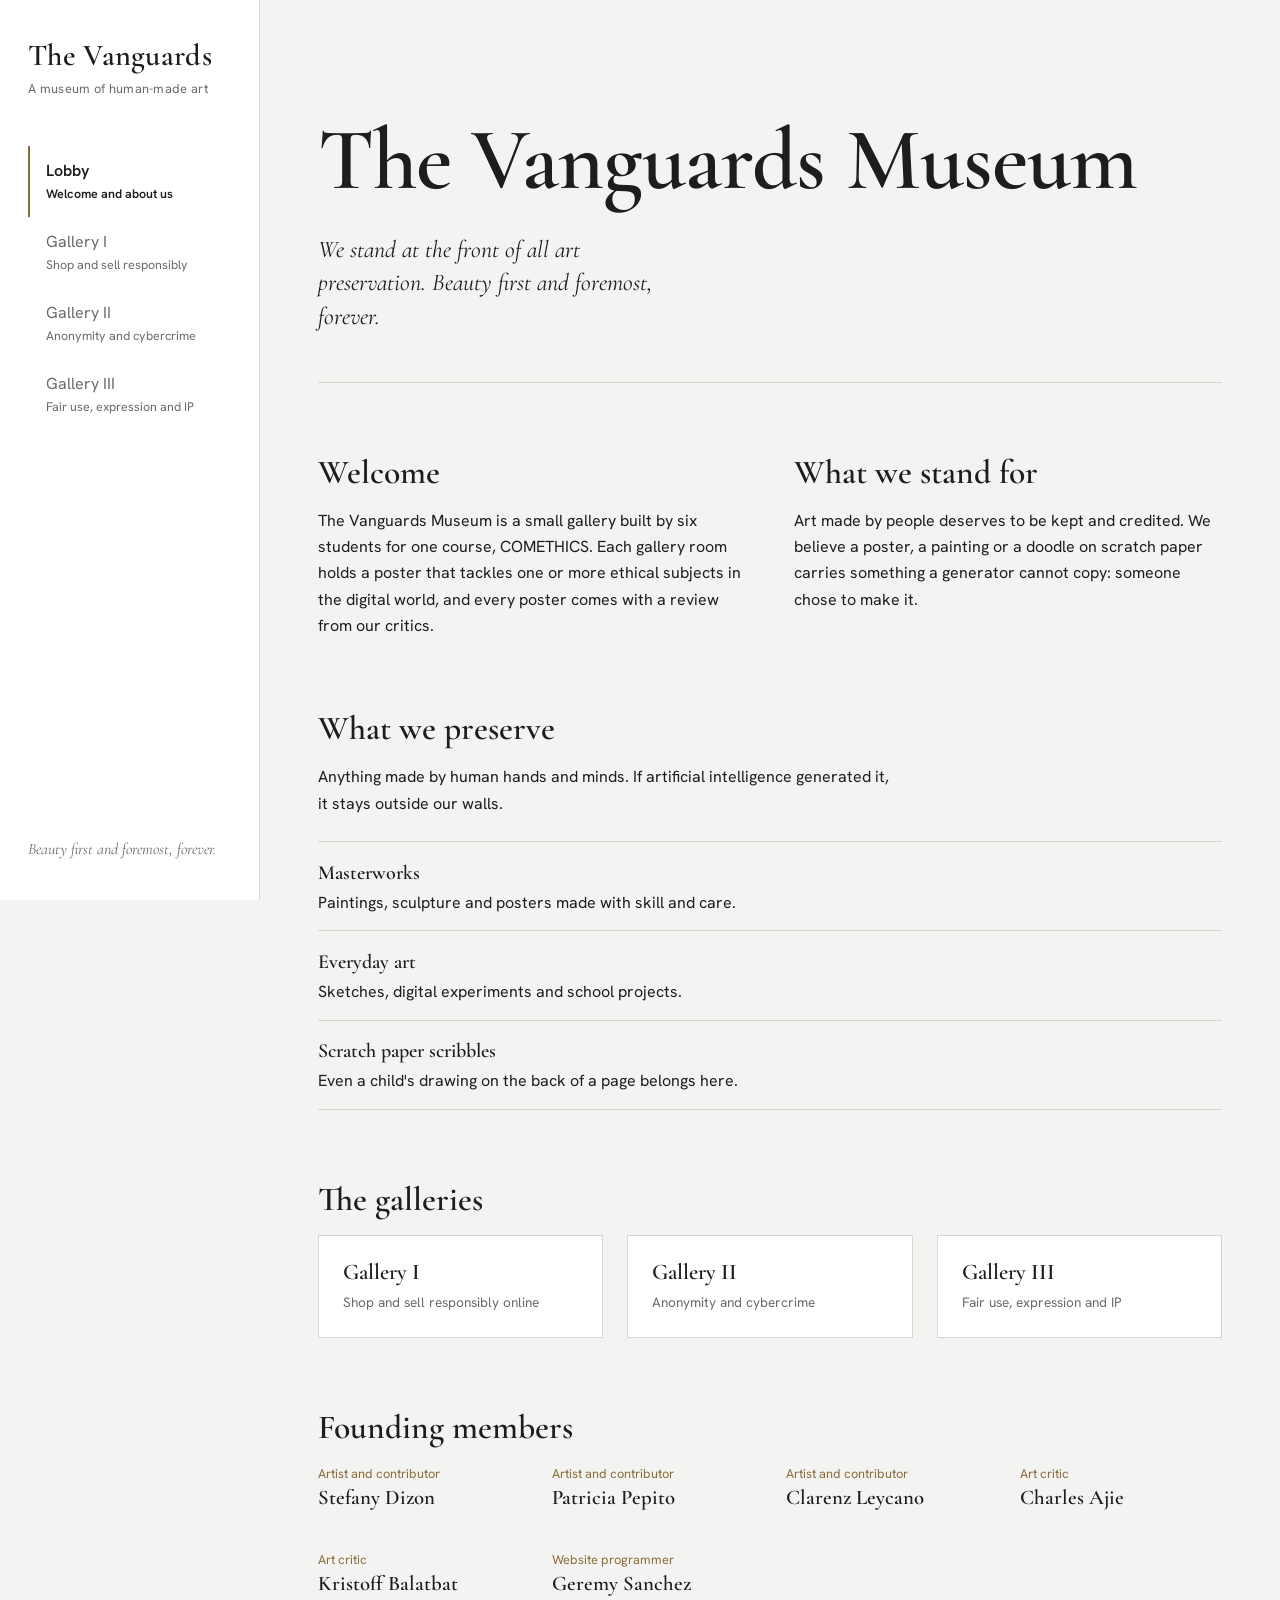
<file: index.html>
<!DOCTYPE html>
<html lang="en">
<head>
<meta charset="utf-8">
<meta name="viewport" content="width=device-width, initial-scale=1">
<title>Lobby | The Vanguards Museum</title>
<link rel="preconnect" href="https://fonts.googleapis.com">
<link rel="preconnect" href="https://fonts.gstatic.com" crossorigin>
<link href="https://fonts.googleapis.com/css2?family=Cormorant+Garamond:ital,wght@0,500;0,600;1,500&family=Hanken+Grotesk:wght@400;600&display=swap" rel="stylesheet">
<link rel="icon" href="data:image/svg+xml,<svg xmlns=%22http://www.w3.org/2000/svg%22 viewBox=%220 0 100 100%22><text y=%22.9em%22 font-size=%2290%22>🗿</text></svg>">
<link rel="stylesheet" href="css/Styles.css">
</head>
<body class="lobby">
<aside class="sidebar">
  <a class="brand" href="index.html">The Vanguards<small>A museum of human-made art</small></a>
  <nav aria-label="Museum">
    <a href="index.html" aria-current="page">Lobby<span>Welcome and about us</span></a>
    <a href="artPoster1.html">Gallery I<span>Shop and sell responsibly</span></a>
    <a href="artPoster2.html">Gallery II<span>Anonymity and cybercrime</span></a>
    <a href="artPoster3.html">Gallery III<span>Fair use, expression and IP</span></a>
  </nav>
  <p class="side-note">Beauty first and foremost, forever.</p>
</aside>
<main>
<header class="hero">
  <h1>The Vanguards Museum</h1>
  <p class="lede">We stand at the front of all art preservation. Beauty first and foremost, forever.</p>
</header>

<section class="two-col" aria-labelledby="about">
  <div>
    <h2 id="about">Welcome</h2>
    <p>The Vanguards Museum is a small gallery built by six students for one course, COMETHICS. Each gallery room holds a poster that tackles one or more ethical subjects in the digital world, and every poster comes with a review from our critics.</p>
  </div>
  <div>
    <h2>What we stand for</h2>
    <p>Art made by people deserves to be kept and credited. We believe a poster, a painting or a doodle on scratch paper carries something a generator cannot copy: someone chose to make it.</p>
  </div>
</section>

<section aria-labelledby="preserve">
  <h2 id="preserve">What we preserve</h2>
  <p>Anything made by human hands and minds. If artificial intelligence generated it, it stays outside our walls.</p>
  <ul class="preserve-list" style="margin-top:1.5rem">
    <li><strong>Masterworks</strong>Paintings, sculpture and posters made with skill and care.</li>
    <li><strong>Everyday art</strong>Sketches, digital experiments and school projects.</li>
    <li><strong>Scratch paper scribbles</strong>Even a child's drawing on the back of a page belongs here.</li>
  </ul>
</section>

<section aria-labelledby="rooms">
  <h2 id="rooms">The galleries</h2>
  <div class="room-links">
    <a href="artPoster1.html"><h3>Gallery I</h3><span>Shop and sell responsibly online</span></a>
    <a href="artPoster2.html"><h3>Gallery II</h3><span>Anonymity and cybercrime</span></a>
    <a href="artPoster3.html"><h3>Gallery III</h3><span>Fair use, expression and IP</span></a>
  </div>
</section>

<section aria-labelledby="founders">
  <h2 id="founders">Founding members</h2>
  <div class="members">
    <div class="member"><p class="role">Artist and contributor</p><h3>Stefany Dizon</h3></div>
    <div class="member"><p class="role">Artist and contributor</p><h3>Patricia Pepito</h3></div>
    <div class="member"><p class="role">Artist and contributor</p><h3>Clarenz Leycano</h3></div>
    <div class="member"><p class="role">Art critic</p><h3>Charles Ajie</h3></div>
    <div class="member"><p class="role">Art critic</p><h3>Kristoff Balatbat</h3></div>
    <div class="member"><p class="role">Website programmer</p><h3>Geremy Sanchez</h3></div>
  </div>
</section>
</main>
</body>
</html>
</file>
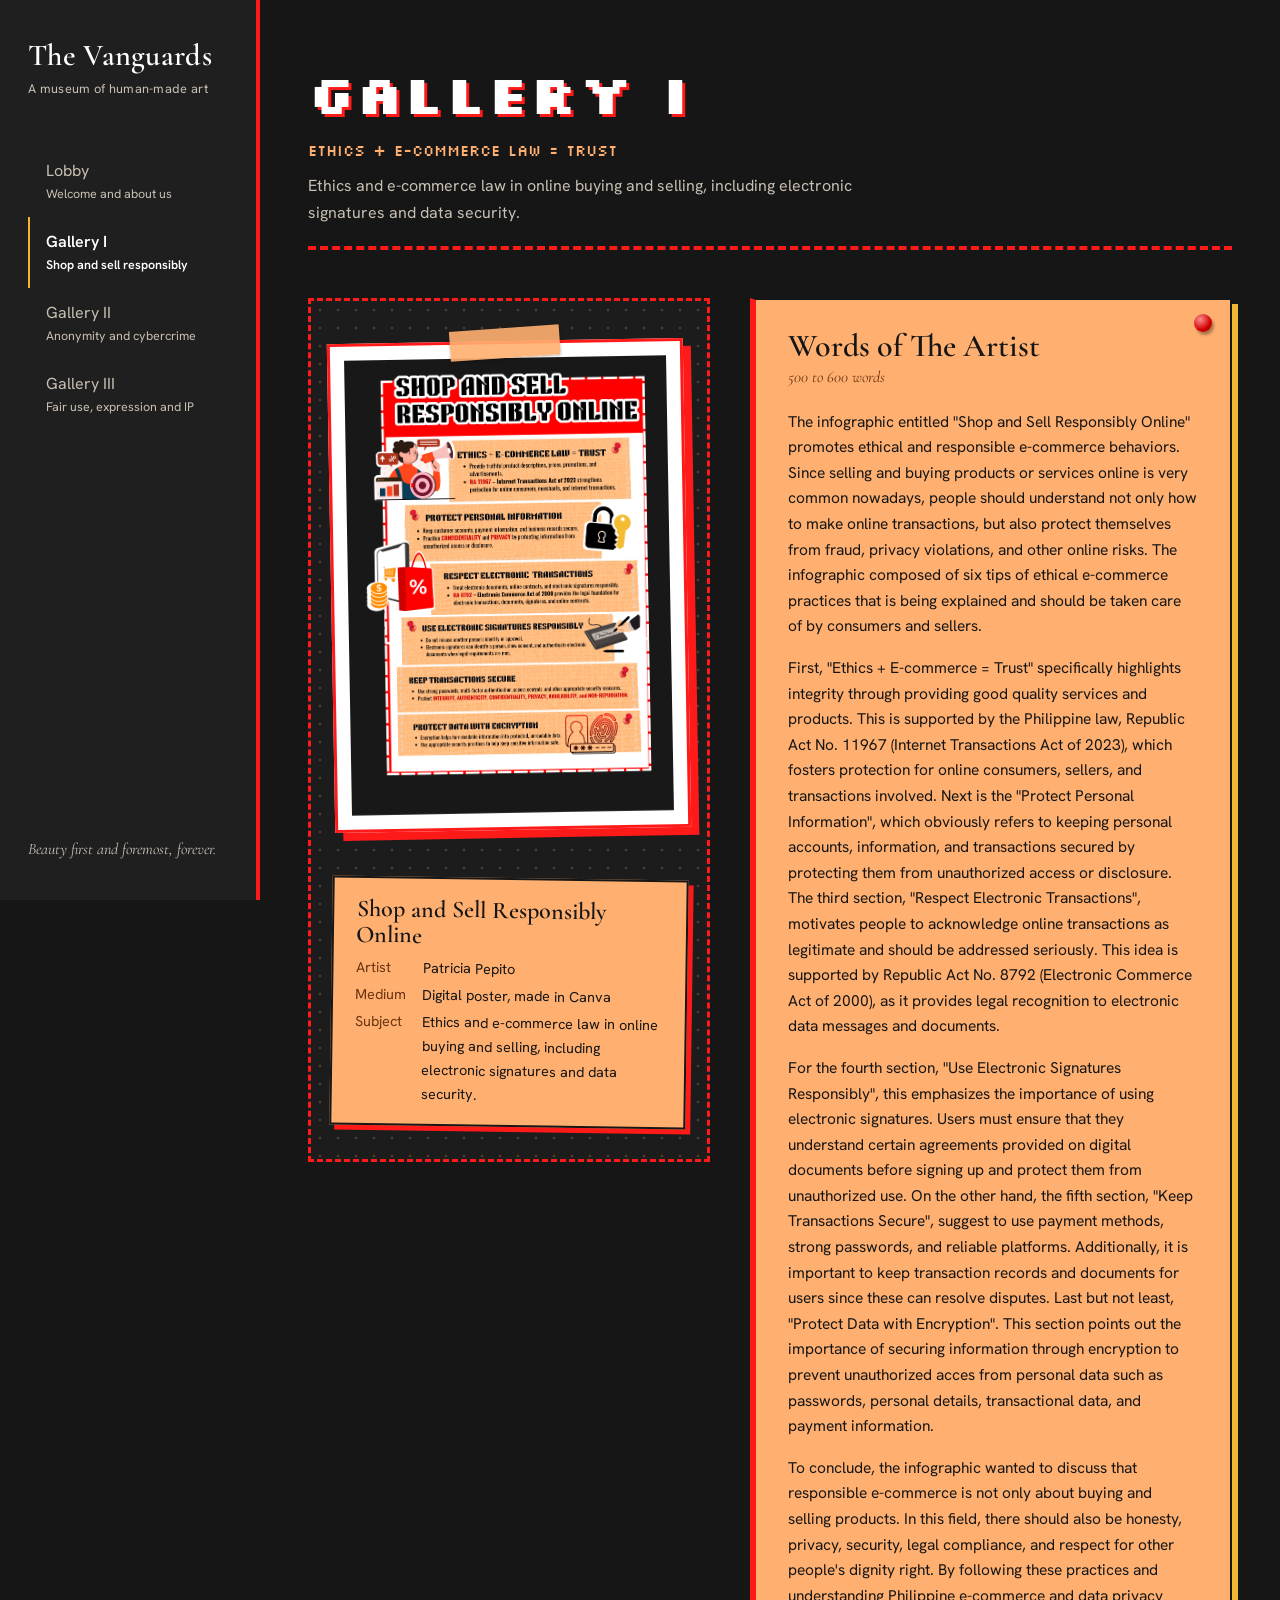
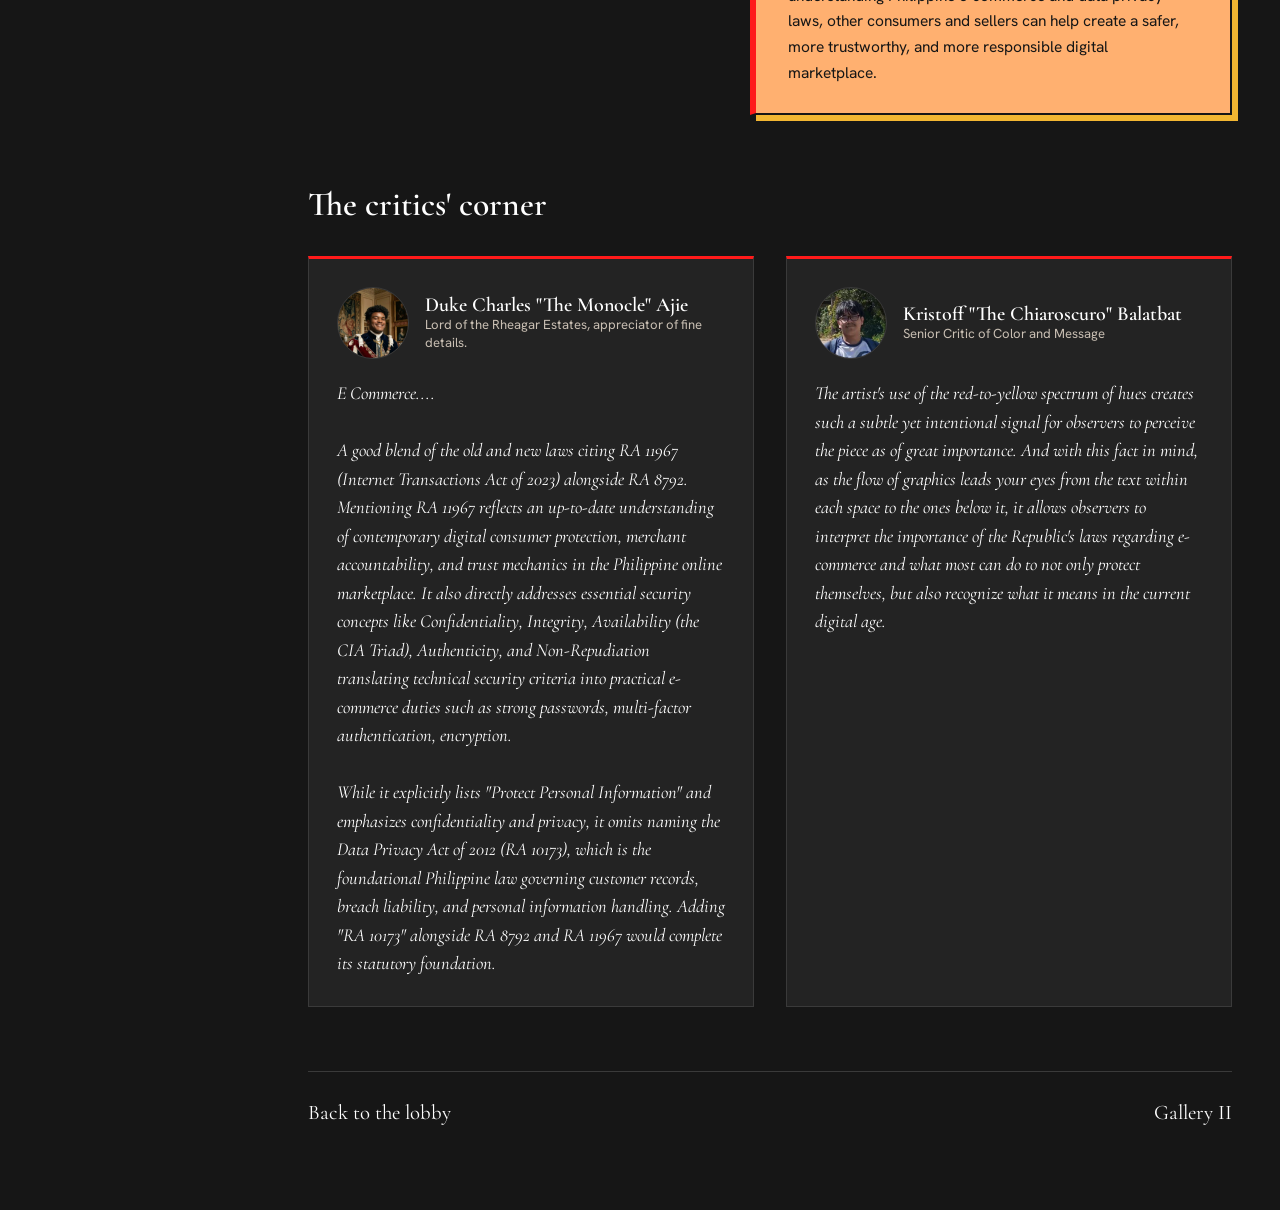
<file: artPoster1.html>
<!DOCTYPE html>
<html lang="en">
<head>
<meta charset="utf-8">
<meta name="viewport" content="width=device-width, initial-scale=1">
<title>Shop and Sell Responsibly Online | The Vanguards Museum</title>
<link rel="preconnect" href="https://fonts.googleapis.com">
<link rel="preconnect" href="https://fonts.gstatic.com" crossorigin>
<link href="https://fonts.googleapis.com/css2?family=Cormorant+Garamond:ital,wght@0,500;0,600;1,500&family=Hanken+Grotesk:wght@400;600&display=swap" rel="stylesheet">
<link rel="icon" href="data:image/svg+xml,<svg xmlns=%22http://www.w3.org/2000/svg%22 viewBox=%220 0 100 100%22><text y=%22.9em%22 font-size=%2290%22>🗿</text></svg>">
<link rel="stylesheet" href="css/Styles.css">
</head>
<body class="room-1">
<aside class="sidebar">
  <a class="brand" href="index.html">The Vanguards<small>A museum of human-made art</small></a>
  <nav aria-label="Museum">
    <a href="index.html">Lobby<span>Welcome and about us</span></a>
    <a href="artPoster1.html" aria-current="page">Gallery I<span>Shop and sell responsibly</span></a>
    <a href="artPoster2.html">Gallery II<span>Anonymity and cybercrime</span></a>
    <a href="artPoster3.html">Gallery III<span>Fair use, expression and IP</span></a>
  </nav>
  <p class="side-note">Beauty first and foremost, forever.</p>
</aside>
<main>
<header class="room-head">
  <h1>Gallery I</h1>
  <p class="tagline">Ethics + e-commerce law = trust</p>
  <p>Ethics and e-commerce law in online buying and selling, including electronic signatures and data security.</p>
</header>

<div class="showcase">
<div class="hall">
  <figure class="frame"><img src="img/poster1.png" alt="Red poster titled Shop and Sell Responsibly Online, with orange note panels on ethics, personal information, electronic transactions, e-signatures, secure transactions and encryption."></figure>
  <div class="plaque">
    <h2>Shop and Sell Responsibly Online</h2>
    <dl>
      <dt>Artist</dt><dd>Patricia Pepito</dd>
      <dt>Medium</dt><dd>Digital poster, made in Canva</dd>
      <dt>Subject</dt><dd>Ethics and e-commerce law in online buying and selling, including electronic signatures and data security.</dd>
    </dl>
  </div>
</div>

<aside class="essay" aria-labelledby="essay-title">
  <article class="essay-card single">
    <h2 id="essay-title">Words of The Artist</h2>
    <p class="prompt">500 to 600 words</p>
      <p>The infographic entitled "Shop and Sell Responsibly Online" promotes ethical and responsible e-commerce behaviors. Since selling and buying products or services online is very common nowadays, people should understand not only how to make online transactions, but also protect themselves from fraud, privacy violations, and other online risks. The infographic composed of six tips of ethical e-commerce practices that is being explained and should be taken care of by consumers and sellers.</p>

      <p>First, "Ethics + E-commerce = Trust" specifically highlights integrity through providing good quality services and products. This is supported by the Philippine law, Republic Act No. 11967 (Internet Transactions Act of 2023), which fosters protection for online consumers, sellers, and transactions involved. Next is the "Protect Personal Information", which obviously refers to keeping personal accounts, information, and transactions secured by protecting them from unauthorized access or disclosure. The third section, "Respect Electronic Transactions", motivates people to acknowledge online transactions as legitimate and should be addressed seriously. This idea is supported by Republic Act No. 8792 (Electronic Commerce Act of 2000), as it provides legal recognition to electronic data messages and documents.</p>

      <p>For the fourth section, "Use Electronic Signatures  Responsibly",  this emphasizes the importance of using electronic signatures. Users must ensure that they understand certain agreements provided on digital documents before signing up and protect them from unauthorized use. On the other hand, the fifth section, "Keep Transactions Secure", suggest to use payment methods, strong passwords, and reliable platforms. Additionally, it is important to keep transaction records and documents for users since these can resolve disputes. Last but not least, "Protect Data with Encryption". This section points out the importance of securing information through encryption to prevent unauthorized acces from personal data such as passwords, personal details, transactional data, and payment information.</p>

      <p>To conclude, the infographic wanted to discuss that responsible e-commerce is not only about buying and selling products. In this field, there should also be honesty, privacy, security, legal compliance, and respect for other people's dignity right. By following these practices and understanding Philippine e-commerce and data privacy laws, other consumers and sellers can help create a safer, more trustworthy, and more responsible digital marketplace.</p>
  </article>
</aside>
</div>

<section aria-labelledby="critics-title">
  <h2 id="critics-title">The critics' corner</h2>
  <div class="critics">
    <article class="critique">
      <div class="critic">
        <div class="avatar"><img src="img/Charles.jpg" alt="Portrait of Duke Charles Ajie" onerror="this.remove()"><span aria-hidden="true">CA</span></div>
        <div><h3>Duke Charles "The Monocle" Ajie</h3><p>Lord of the Rheagar Estates, appreciator of fine details.</p></div>
      </div>
      <blockquote>E Commerce.... <br><br> A good blend of the old and new laws citing RA 11967 (Internet Transactions Act of 2023) alongside RA 8792. Mentioning RA 11967 reflects an up-to-date understanding of contemporary digital consumer protection, merchant accountability, and trust mechanics in the Philippine online marketplace. It also directly addresses essential security concepts like Confidentiality, Integrity, Availability (the CIA Triad), Authenticity, and Non-Repudiation translating technical security criteria into practical e-commerce duties such as strong passwords, multi-factor authentication, encryption. <br><br> While it explicitly lists "Protect Personal Information" and emphasizes confidentiality and privacy, it omits naming the Data Privacy Act of 2012 (RA 10173), which is the foundational Philippine law governing customer records, breach liability, and personal information handling. Adding "RA 10173" alongside RA 8792 and RA 11967 would complete its statutory foundation.</blockquote>
    </article>
    <article class="critique">
      <div class="critic">
        <div class="avatar"><img src="img/Kristoff.jpg" alt="Portrait of Kristoff Balatbat" onerror="this.remove()"><span aria-hidden="true">KB</span></div>
        <div><h3>Kristoff "The Chiaroscuro" Balatbat</h3><p>Senior Critic of Color and Message</p></div>
      </div>
      <blockquote>The artist's use of the red-to-yellow spectrum of hues creates such a subtle yet intentional signal for observers to perceive the piece as of great importance. And with this fact in mind, as the flow of graphics leads your eyes from the text within each space to the ones below it, it allows observers to interpret the importance of the Republic's laws regarding e-commerce and what most can do to not only protect themselves, but also recognize what it means in the current digital age.</blockquote>
    </article>
  </div>
</section>

<nav class="pager" aria-label="Gallery pages">
  <a href="index.html">Back to the lobby</a>
  <a href="artPoster2.html">Gallery II</a>
</nav>
</main>
</body>
</html>
</file>
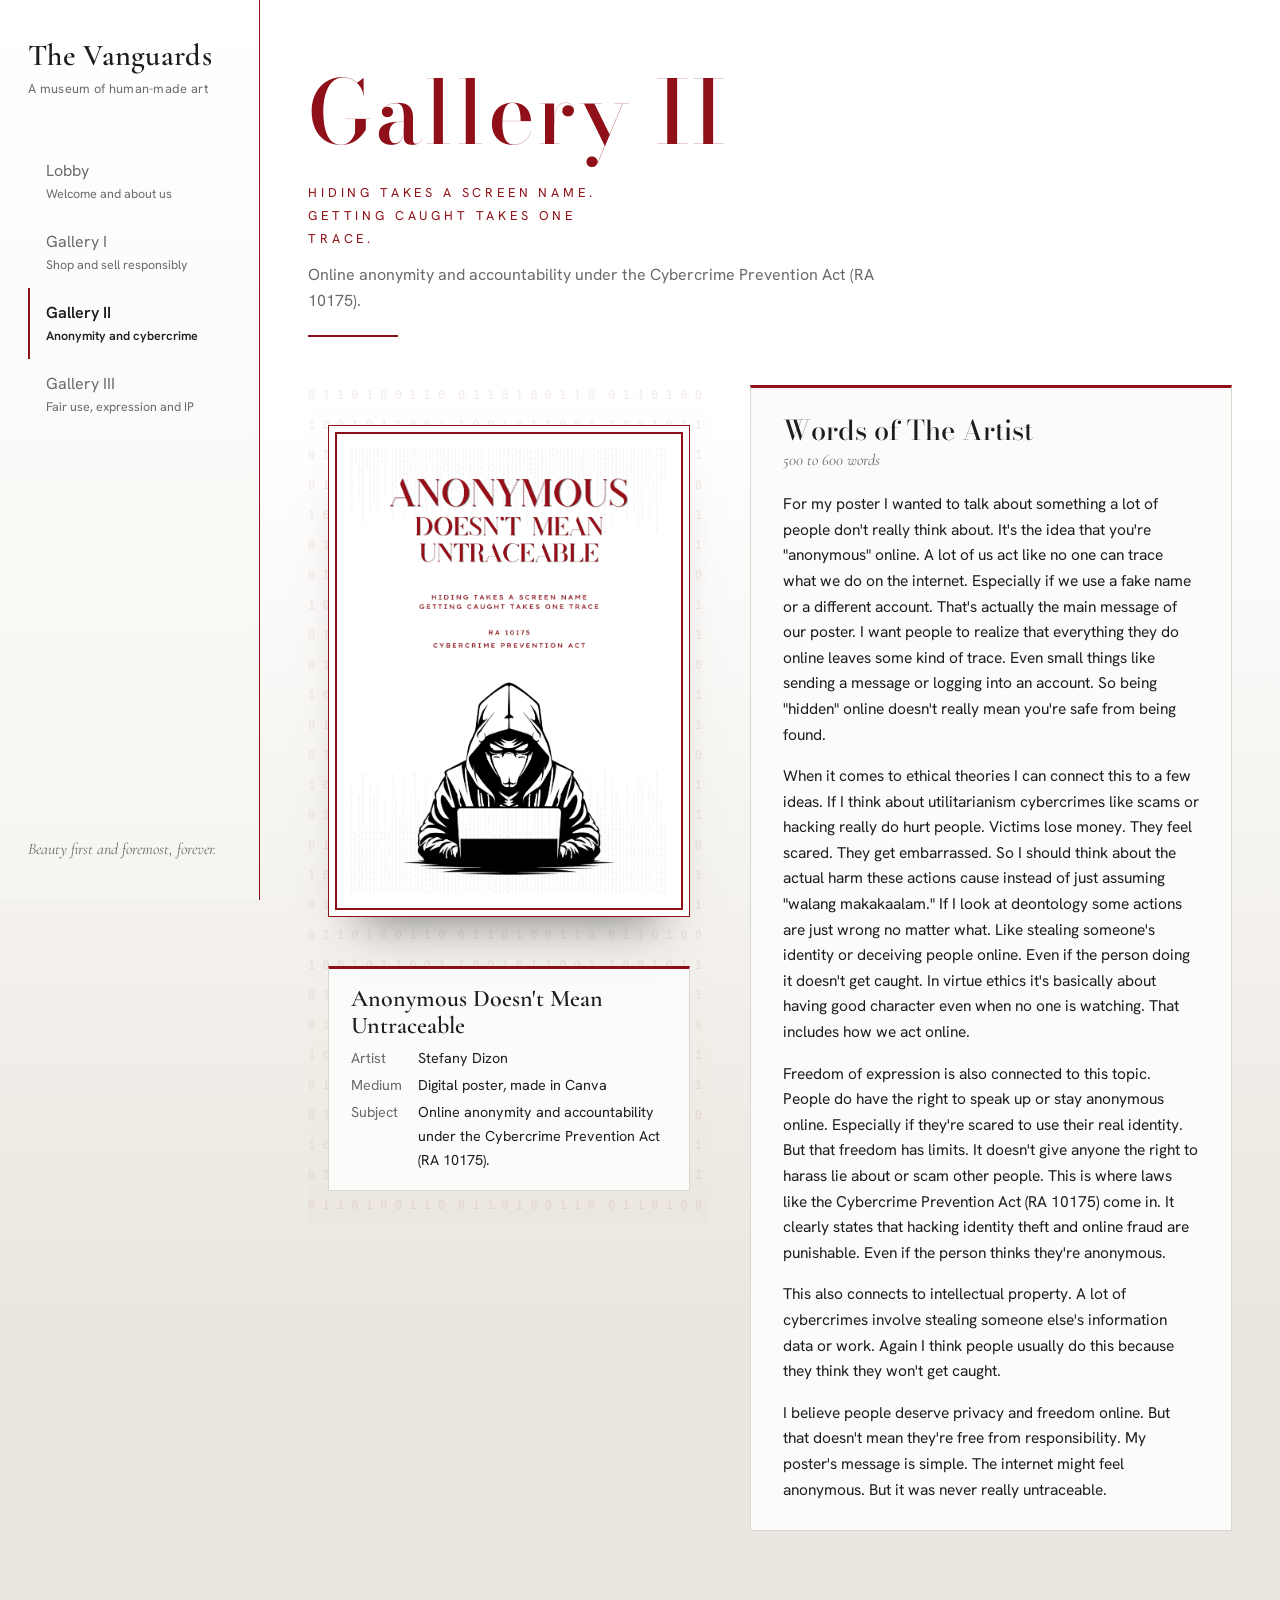
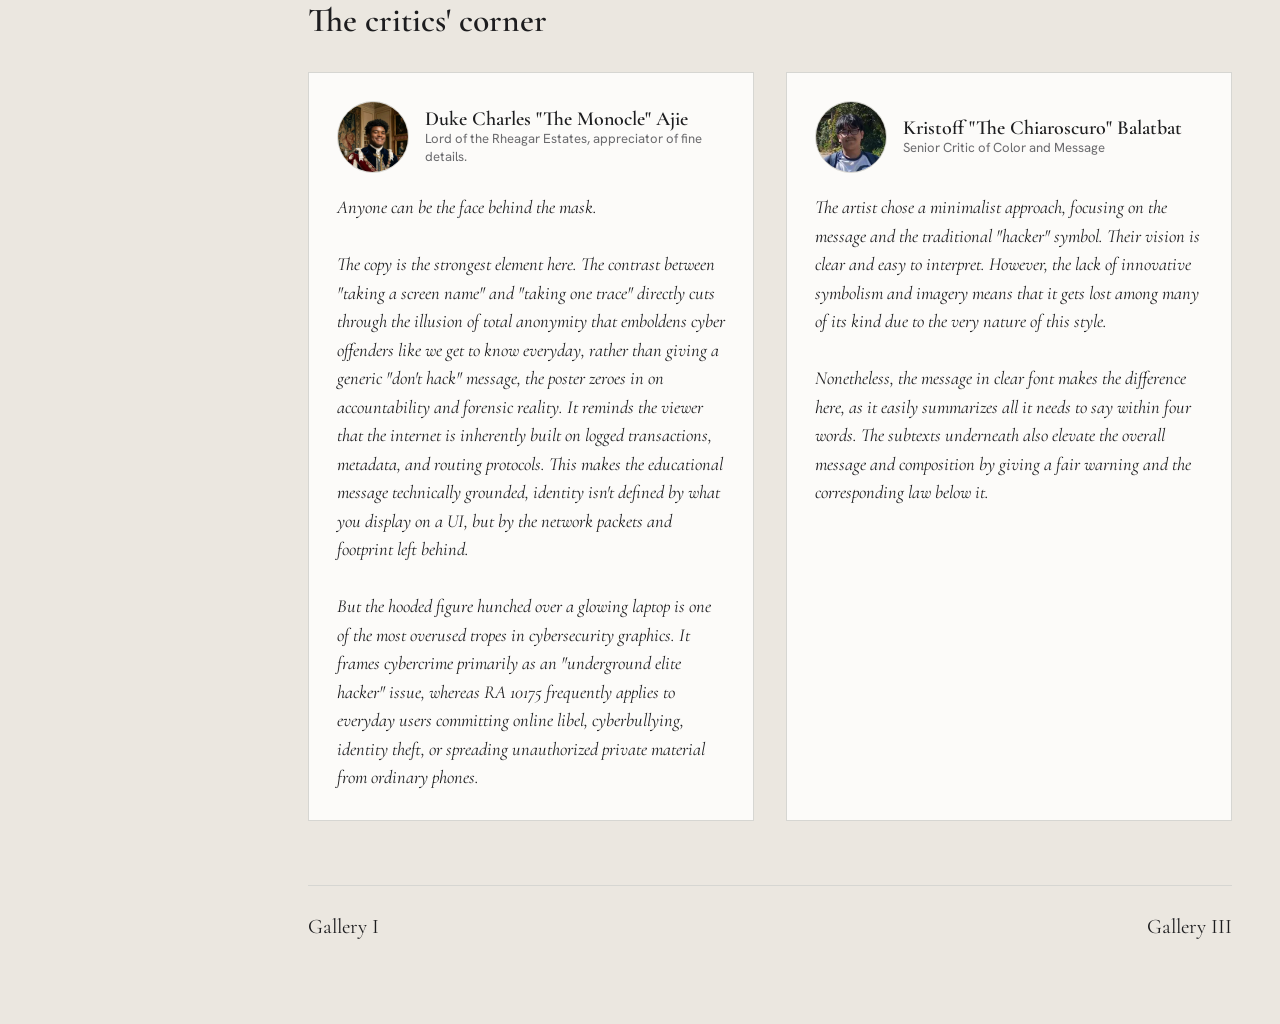
<file: artPoster2.html>
<!DOCTYPE html>
<html lang="en">
<head>
<meta charset="utf-8">
<meta name="viewport" content="width=device-width, initial-scale=1">
<title>Anonymous Doesn't Mean Untraceable | The Vanguards Museum</title>
<link rel="preconnect" href="https://fonts.googleapis.com">
<link rel="preconnect" href="https://fonts.gstatic.com" crossorigin>
<link href="https://fonts.googleapis.com/css2?family=Cormorant+Garamond:ital,wght@0,500;0,600;1,500&family=Hanken+Grotesk:wght@400;600&display=swap" rel="stylesheet">
<link rel="icon" href="data:image/svg+xml,<svg xmlns=%22http://www.w3.org/2000/svg%22 viewBox=%220 0 100 100%22><text y=%22.9em%22 font-size=%2290%22>🗿</text></svg>">
<link rel="stylesheet" href="css/Styles.css">
</head>
<body class="room-2">
<aside class="sidebar">
  <a class="brand" href="index.html">The Vanguards<small>A museum of human-made art</small></a>
  <nav aria-label="Museum">
    <a href="index.html">Lobby<span>Welcome and about us</span></a>
    <a href="artPoster1.html">Gallery I<span>Shop and sell responsibly</span></a>
    <a href="artPoster2.html" aria-current="page">Gallery II<span>Anonymity and cybercrime</span></a>
    <a href="artPoster3.html">Gallery III<span>Fair use, expression and IP</span></a>
  </nav>
  <p class="side-note">Beauty first and foremost, forever.</p>
</aside>
<main>
<header class="room-head">
  <h1>Gallery II</h1>
  <p class="tagline">Hiding takes a screen name. Getting caught takes one trace.</p>
  <p>Online anonymity and accountability under the Cybercrime Prevention Act (RA 10175).</p>
</header>

<div class="showcase">
<div class="hall">
  <figure class="frame"><img src="img/poster2.png" alt="White poster reading Anonymous Doesn't Mean Untraceable in deep red, above a hooded figure typing on a laptop, with RA 10175 Cybercrime Prevention Act."></figure>
  <div class="plaque">
    <h2>Anonymous Doesn't Mean Untraceable</h2>
    <dl>
      <dt>Artist</dt><dd>Stefany Dizon</dd>
      <dt>Medium</dt><dd>Digital poster, made in Canva</dd>
      <dt>Subject</dt><dd>Online anonymity and accountability under the Cybercrime Prevention Act (RA 10175).</dd>
    </dl>
  </div>
</div>

<aside class="essay" aria-labelledby="essay-title">
  <article class="essay-card single">
    <h2 id="essay-title">Words of The Artist</h2>
    <p class="prompt">500 to 600 words</p>
      <p>For my poster I wanted to talk about something a lot of people don't really think about. It's the idea that you're "anonymous" online. A lot of us act like no one can trace what we do on the internet. Especially if we use a fake name or a different account. That's actually the main message of our poster. I want people to realize that everything they do online leaves some kind of trace. Even small things like sending a message or logging into an account. So being "hidden" online doesn't really mean you're safe from being found.</p>

      <p>When it comes to ethical theories I can connect this to a few ideas. If I think about utilitarianism cybercrimes like scams or hacking really do hurt people. Victims lose money. They feel scared. They get embarrassed. So I should think about the actual harm these actions cause instead of just assuming "walang makakaalam." If I look at deontology some actions are just wrong no matter what. Like stealing someone's identity or deceiving people online. Even if the person doing it doesn't get caught. In virtue ethics it's basically about having good character even when no one is watching. That includes how we act online.</p>

      <p>Freedom of expression is also connected to this topic. People do have the right to speak up or stay anonymous online. Especially if they're scared to use their real identity. But that freedom has limits. It doesn't give anyone the right to harass lie about or scam other people. This is where laws like the Cybercrime Prevention Act (RA 10175) come in. It clearly states that hacking identity theft and online fraud are punishable. Even if the person thinks they're anonymous.</p>
      
      <p>This also connects to intellectual property. A lot of cybercrimes involve stealing someone else's information data or work. Again I think people usually do this because they think they won't get caught.</p>
      
      <p>I believe people deserve privacy and freedom online. But that doesn't mean they're free from responsibility. My poster's message is simple. The internet might feel anonymous. But it was never really untraceable.</p>
  </article>
</aside>
</div>

<section aria-labelledby="critics-title">
  <h2 id="critics-title">The critics' corner</h2>
  <div class="critics">
    <article class="critique">
      <div class="critic">
        <div class="avatar"><img src="img/Charles.jpg" alt="Portrait of Duke Charles Ajie" onerror="this.remove()"><span aria-hidden="true">CA</span></div>
        <div><h3>Duke Charles "The Monocle" Ajie</h3><p>Lord of the Rheagar Estates, appreciator of fine details.</p></div>
      </div>
      <blockquote>Anyone can be the face behind the mask. <br><br> The copy is the strongest element here. The contrast between "taking a screen name" and "taking one trace" directly cuts through the illusion of total anonymity that emboldens cyber offenders like we get to know everyday, rather than giving a generic "don't hack" message, the poster zeroes in on accountability and forensic reality. It reminds the viewer that the internet is inherently built on logged transactions, metadata, and routing protocols. This makes the educational message technically grounded, identity isn't defined by what you display on a UI, but by the network packets and footprint left behind. <br><br> But the hooded figure hunched over a glowing laptop is one of the most overused tropes in cybersecurity graphics. It frames cybercrime primarily as an "underground elite hacker" issue, whereas RA 10175 frequently applies to everyday users committing online libel, cyberbullying, identity theft, or spreading unauthorized private material from ordinary phones.</blockquote>
    </article>
    <article class="critique">
      <div class="critic">
        <div class="avatar"><img src="img/Kristoff.jpg" alt="Portrait of Kristoff Balatbat" onerror="this.remove()"><span aria-hidden="true">KB</span></div>
        <div><h3>Kristoff "The Chiaroscuro" Balatbat</h3><p>Senior Critic of Color and Message</p></div>
      </div>
      <blockquote>The artist chose a minimalist approach, focusing on the message and the traditional "hacker" symbol. Their vision is clear and easy to interpret. However, the lack of innovative symbolism and imagery means that it gets lost among many of its kind due to the very nature of this style. <br><br>Nonetheless, the message in clear font makes the difference here, as it easily summarizes all it needs to say within four words. The subtexts underneath also elevate the overall message and composition by giving a fair warning and the corresponding law below it.</blockquote>
    </article>
  </div>
</section>

<nav class="pager" aria-label="Gallery pages">
  <a href="artPoster1.html">Gallery I</a>
  <a href="artPoster3.html">Gallery III</a>
</nav>
</main>
</body>
</html>
</file>
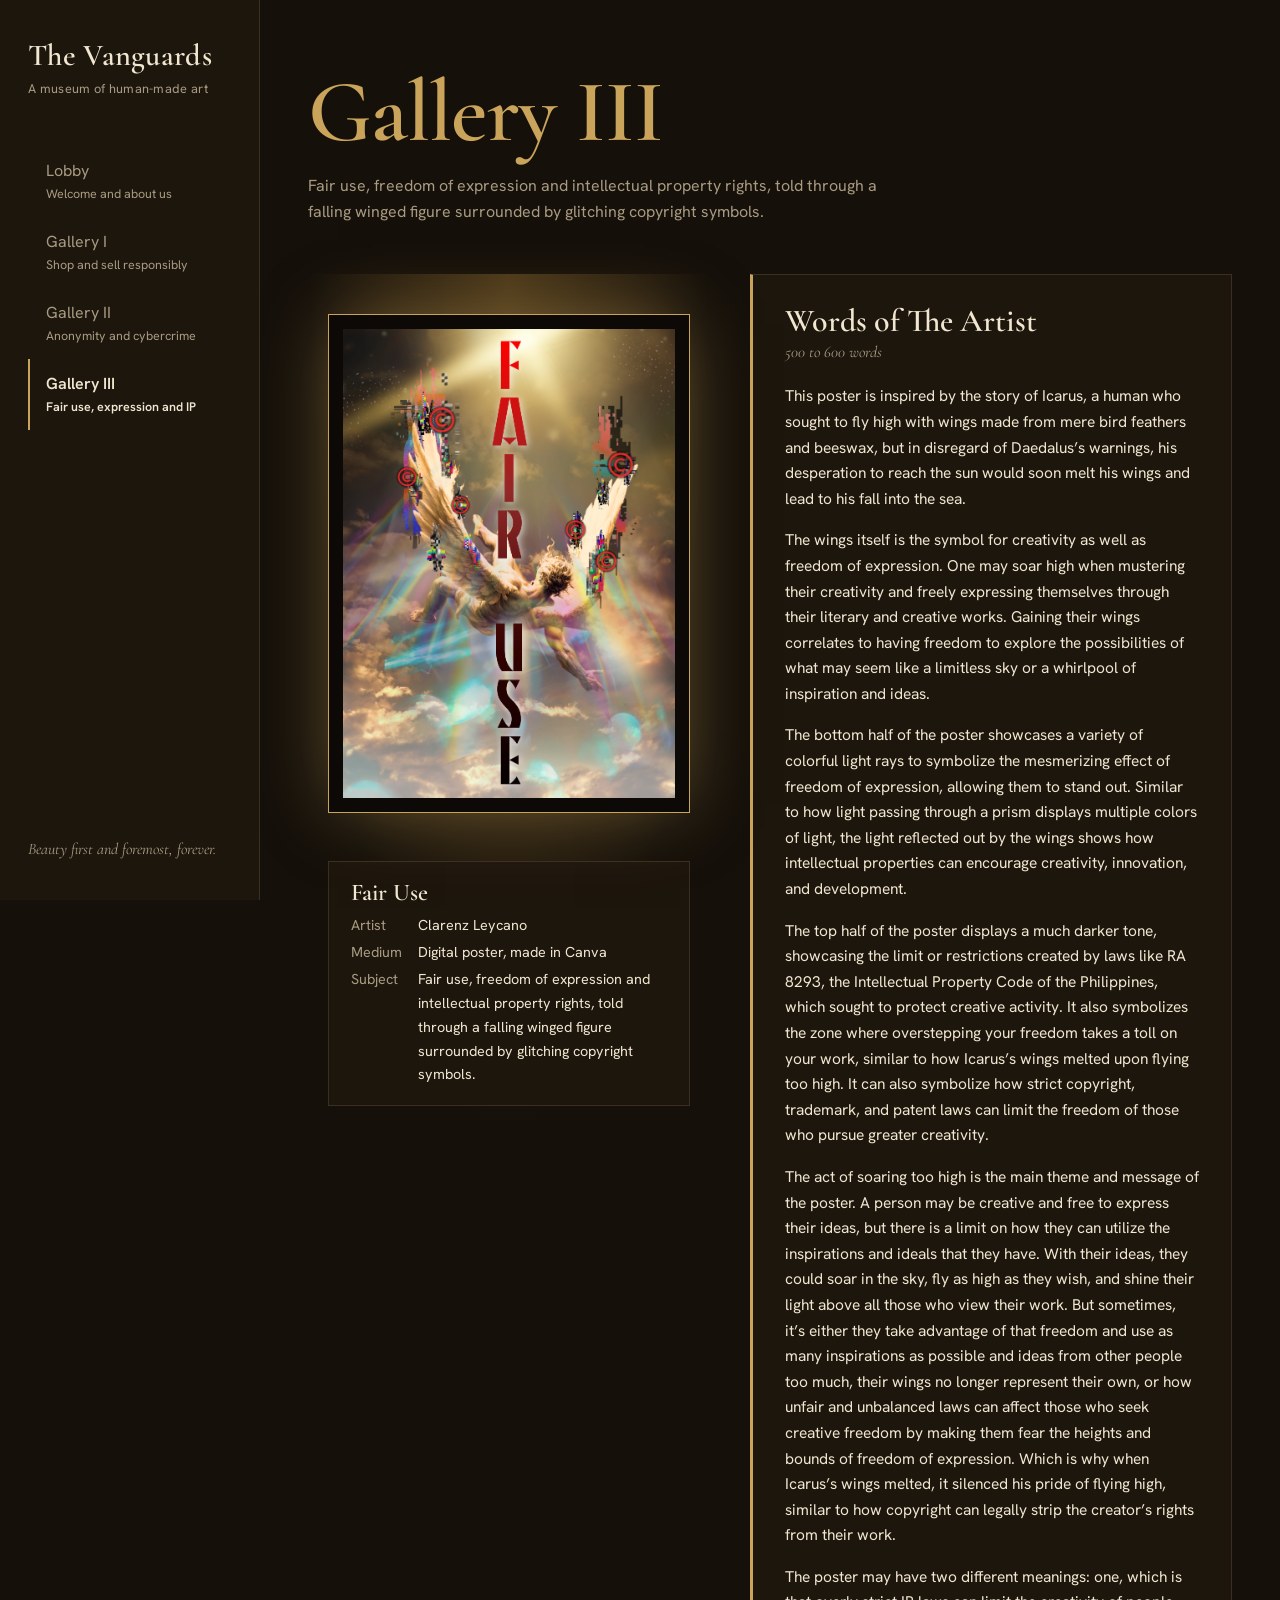
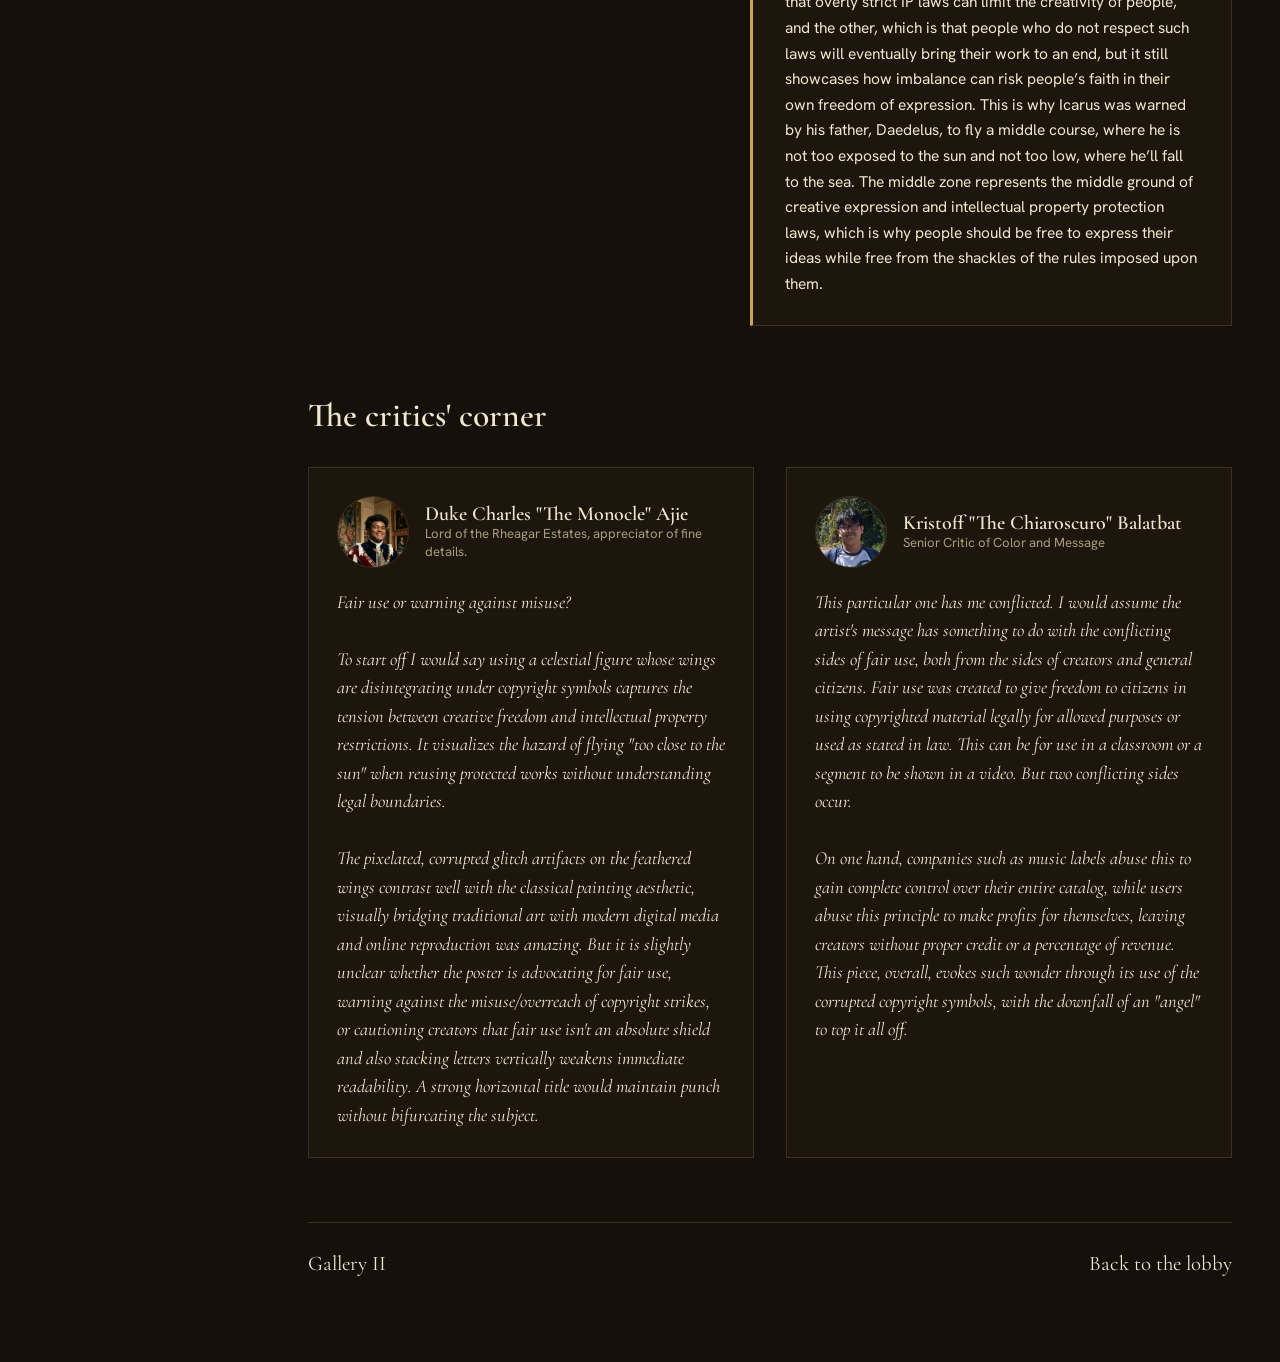
<file: artPoster3.html>
<!DOCTYPE html>
<html lang="en">
<head>
<meta charset="utf-8">
<meta name="viewport" content="width=device-width, initial-scale=1">
<title>Fair Use | The Vanguards Museum</title>
<link rel="preconnect" href="https://fonts.googleapis.com">
<link rel="preconnect" href="https://fonts.gstatic.com" crossorigin>
<link href="https://fonts.googleapis.com/css2?family=Cormorant+Garamond:ital,wght@0,500;0,600;1,500&family=Hanken+Grotesk:wght@400;600&display=swap" rel="stylesheet">
<link rel="icon" href="data:image/svg+xml,<svg xmlns=%22http://www.w3.org/2000/svg%22 viewBox=%220 0 100 100%22><text y=%22.9em%22 font-size=%2290%22>🗿</text></svg>">
<link rel="stylesheet" href="css/Styles.css">
</head>
<body class="room-3">
<aside class="sidebar">
  <a class="brand" href="index.html">The Vanguards<small>A museum of human-made art</small></a>
  <nav aria-label="Museum">
    <a href="index.html">Lobby<span>Welcome and about us</span></a>
    <a href="artPoster1.html">Gallery I<span>Shop and sell responsibly</span></a>
    <a href="artPoster2.html">Gallery II<span>Anonymity and cybercrime</span></a>
    <a href="artPoster3.html" aria-current="page">Gallery III<span>Fair use, expression and IP</span></a>
  </nav>
  <p class="side-note">Beauty first and foremost, forever.</p>
</aside>
<main>
<header class="room-head">
  <h1>Gallery III</h1>
  <p>Fair use, freedom of expression and intellectual property rights, told through a falling winged figure surrounded by glitching copyright symbols.</p>
</header>

<div class="showcase">
<div class="hall">
  <figure class="frame"><img src="img/poster3.png" alt="Poster titled Fair Use: a winged figure falls through golden clouds while glitching copyright symbols drift from the wings."></figure>
  <div class="plaque">
    <h2>Fair Use</h2>
    <dl>
      <dt>Artist</dt><dd>Clarenz Leycano</dd>
      <dt>Medium</dt><dd>Digital poster, made in Canva</dd>
      <dt>Subject</dt><dd>Fair use, freedom of expression and intellectual property rights, told through a falling winged figure surrounded by glitching copyright symbols.</dd>
    </dl>
  </div>
</div>

<aside class="essay" aria-labelledby="essay-title">
  <article class="essay-card single">
    <h2 id="essay-title">Words of The Artist</h2>
    <p class="prompt">500 to 600 words</p>
      <p>This poster is inspired by the story of Icarus, a human who sought to fly high with wings made from mere bird feathers and beeswax, but in disregard of Daedalus’s warnings, his desperation to reach the sun would soon melt his wings and lead to his fall into the sea.</p>

      <p>The wings itself is the symbol for creativity as well as freedom of expression. One may soar high when mustering their creativity and freely expressing themselves through their literary and creative works. Gaining their wings correlates to having freedom to explore the possibilities of what may seem like a limitless sky or a whirlpool of inspiration and ideas.</p>

      <p>The bottom half of the poster showcases a variety of colorful light rays to symbolize the mesmerizing effect of freedom of expression, allowing them to stand out. Similar to how light passing through a prism displays multiple colors of light, the light reflected out by the wings shows how intellectual properties can encourage creativity, innovation, and development.</p>

      <p>The top half of the poster displays a much darker tone, showcasing the limit or restrictions created by laws like RA 8293, the Intellectual Property Code of the Philippines, which sought to protect creative activity. It also symbolizes the zone where overstepping your freedom takes a toll on your work, similar to how Icarus’s wings melted upon flying too high. It can also symbolize how strict copyright, trademark, and patent laws can limit the freedom of those who pursue greater creativity.</p>

      <p>The act of soaring too high is the main theme and message of the poster. A person may be creative and free to express their ideas, but there is a limit on how they can utilize the inspirations and ideals that they have. With their ideas, they could soar in the sky, fly as high as they wish, and shine their light above all those who view their work. But sometimes, it’s either they take advantage of that freedom and use as many inspirations as possible and ideas from other people too much, their wings no longer represent their own, or how unfair and unbalanced laws can affect those who seek creative freedom by making them fear the heights and bounds of freedom of expression. Which is why when Icarus’s wings melted, it silenced his pride of flying high, similar to how copyright can legally strip the creator’s rights from their work.</p>

      <p>The poster may have two different meanings: one, which is that overly strict IP laws can limit the creativity of people, and the other, which is that people who do not respect such laws will eventually bring their work to an end, but it still showcases how imbalance can risk people’s faith in their own freedom of expression. This is why Icarus was warned by his father, Daedelus, to fly a middle course, where he is not too exposed to the sun and not too low, where he’ll fall to the sea. The middle zone represents the middle ground of creative expression and intellectual property protection laws, which is why people should be free to express their ideas while free from the shackles of the rules imposed upon them.</p>
  </article>
</aside>
</div>

<section aria-labelledby="critics-title">
  <h2 id="critics-title">The critics' corner</h2>
  <div class="critics">
    <article class="critique">
      <div class="critic">
        <div class="avatar"><img src="img/Charles.jpg" alt="Portrait of Duke Charles Ajie" onerror="this.remove()"><span aria-hidden="true">CA</span></div>
        <div><h3>Duke Charles "The Monocle" Ajie</h3><p>Lord of the Rheagar Estates, appreciator of fine details.</p></div>
      </div>
      <blockquote><p>Fair use or warning against misuse? <br><br>To start off I would say using a celestial figure whose wings are disintegrating under copyright symbols captures the tension between creative freedom and intellectual property restrictions. It visualizes the hazard of flying "too close to the sun" when reusing protected works without understanding legal boundaries. <br><br> The pixelated, corrupted glitch artifacts on the feathered wings contrast well with the classical painting aesthetic, visually bridging traditional art with modern digital media and online reproduction was amazing. But it is slightly unclear whether the poster is advocating for fair use, warning against the misuse/overreach of copyright strikes, or cautioning creators that fair use isn't an absolute shield and also stacking letters vertically weakens immediate readability. A strong horizontal title would maintain punch without bifurcating the subject.</p> </blockquote>
    </article>
    <article class="critique">
      <div class="critic">
        <div class="avatar"><img src="img/Kristoff.jpg" alt="Portrait of Kristoff Balatbat" onerror="this.remove()"><span aria-hidden="true">KB</span></div>
        <div><h3>Kristoff "The Chiaroscuro" Balatbat</h3><p>Senior Critic of Color and Message</p></div>
      </div>
      <blockquote>This particular one has me conflicted. I would assume the artist's message has something to do with the conflicting sides of fair use, both from the sides of creators and general citizens. Fair use was created to give freedom to citizens in using copyrighted material legally for allowed purposes or used as stated in law. This can be for use in a classroom or a segment to be shown in a video. But two conflicting sides occur. <br><br>On one hand, companies such as music labels abuse this to gain complete control over their entire catalog, while users abuse this principle to make profits for themselves, leaving creators without proper credit or a percentage of revenue. This piece, overall, evokes such wonder through its use of the corrupted copyright symbols, with the downfall of an "angel" to top it all off.</blockquote>
    </article>
  </div>
</section>

<nav class="pager" aria-label="Gallery pages">
  <a href="artPoster2.html">Gallery II</a>
  <a href="index.html">Back to the lobby</a>
</nav>
</main>
</body>
</html>
</file>
<file: css/Styles.css>
@import url("https://fonts.googleapis.com/css2?family=Silkscreen:wght@400;700&family=Bodoni+Moda:ital,wght@0,500;0,600;1,500&display=swap");
/* The Vanguards Museum - shared styles */
:root{
  --wall:#f3f3f1; --floor:#e8e8e5; --ink:#1d1d1f; --muted:#6a6a6d; --line:#d6d6d2;
  --accent:#8a6d3b; --side-w:260px;
  --serif:"Cormorant Garamond",Georgia,serif; --sans:"Hanken Grotesk",system-ui,sans-serif;
}
*{box-sizing:border-box;margin:0}
html{scroll-behavior:smooth}
body{font:400 1rem/1.65 var(--sans);color:var(--ink);background:var(--wall);padding-left:var(--side-w)}
a{color:inherit}
:focus-visible{outline:2px solid var(--accent);outline-offset:3px}

/* Sidebar */
.sidebar{position:fixed;inset:0 auto 0 0;width:var(--side-w);padding:2.5rem 1.75rem;display:flex;flex-direction:column;background:#fff;border-right:1px solid var(--line);z-index:5}
.brand{font:600 1.9rem/1.05 var(--serif);text-decoration:none;letter-spacing:.01em}
.brand small{display:block;margin-top:.5rem;font:400 .8rem/1.4 var(--sans);color:var(--muted)}
.sidebar nav{margin-top:3rem;display:flex;flex-direction:column}
.sidebar nav a{padding:.75rem 0 .75rem 1rem;border-left:2px solid transparent;text-decoration:none;color:var(--muted);transition:color .2s,border-color .2s}
.sidebar nav a span{display:block;font-size:.78rem}
.sidebar nav a:hover,.sidebar nav a[aria-current]{color:var(--ink);border-color:var(--accent)}
.sidebar nav a[aria-current]{font-weight:600}
.side-note{margin-top:auto;font:italic 1rem/1.4 var(--serif);color:var(--muted)}

/* Layout */
main{max-width:1000px;margin:0 auto;padding:4rem 3rem 5rem}
h1,h2,h3{font-family:var(--serif);font-weight:600;line-height:1.1}
h1{font-size:clamp(3rem,7vw,5.5rem);letter-spacing:-.01em}
h2{font-size:2.1rem;margin-bottom:1rem}
h3{font-size:1.4rem}
p{max-width:64ch}
section{margin-top:4.5rem}
.lede{font:italic 1.5rem/1.4 var(--serif);margin-top:1.5rem;max-width:34ch}

/* Lobby */
.hero{padding:3rem 0;border-bottom:1px solid var(--line)}
.two-col{display:grid;grid-template-columns:1fr 1fr;gap:3rem}
.preserve-list{list-style:none;padding:0;border-top:1px solid var(--line)}
.preserve-list li{padding:.9rem 0;border-bottom:1px solid var(--line)}
.preserve-list strong{font-family:var(--serif);font-size:1.25rem;font-weight:600;display:block}
.members{display:grid;grid-template-columns:repeat(auto-fit,minmax(200px,1fr));gap:2.5rem 2rem}
.member h3{font-size:1.3rem}
.member .role{font-size:.8rem;color:var(--accent);margin-bottom:.15rem}
.room-links{display:grid;grid-template-columns:repeat(3,1fr);gap:1.5rem}
.room-links a{display:block;padding:1.5rem;background:#fff;border:1px solid var(--line);text-decoration:none;transition:border-color .2s}
.room-links a:hover{border-color:var(--accent)}
.room-links span{display:block;color:var(--muted);font-size:.85rem;margin-top:.4rem}

/* Poster rooms */
.room-head p{color:var(--muted);margin-top:.75rem}
.hall{margin-top:3rem;padding:4rem 2rem 3rem;background:linear-gradient(#fafaf9 78%,var(--floor) 78%);text-align:center}
.frame{display:inline-block;max-width:min(100%,560px);padding:14px;background:#fff;border:1px solid #cfcfca;box-shadow:0 30px 40px -25px rgba(0,0,0,.45)}
.frame img{display:block;width:100%;height:auto}
.frame.empty{width:min(100%,460px);aspect-ratio:3/4;display:grid;place-items:center;color:var(--muted);font:italic 1.3rem var(--serif);border-style:dashed}
.plaque{max-width:440px;margin:2.5rem auto 0;text-align:left;padding:1.1rem 1.4rem;background:#fff;border:1px solid var(--line);font-size:.9rem}
.plaque h2{font-size:1.5rem;margin:0 0 .4rem}
.plaque dl{display:grid;grid-template-columns:auto 1fr;gap:.2rem 1rem;margin-top:.5rem}
.plaque dt{color:var(--muted)}
.plaque dd{margin:0}
.critics{display:grid;grid-template-columns:1fr 1fr;gap:2rem;margin-top:2rem}
.critique{background:#fff;border:1px solid var(--line);padding:1.75rem}
.critic{display:flex;gap:1rem;align-items:center;margin-bottom:1.25rem}
.avatar{flex:none;width:64px;height:64px;border-radius:50%;background:var(--floor);border:1px solid var(--line);display:grid;place-items:center;font:600 1.4rem var(--serif);overflow:hidden}
.avatar img{width:100%;height:100%;object-fit:cover}
.critic h3{font-size:1.25rem}
.critic p{font-size:.82rem;color:var(--muted);line-height:1.35}
.critique blockquote{font:italic 1.15rem/1.55 var(--serif)}
.pager{display:flex;justify-content:space-between;margin-top:4rem;padding-top:1.5rem;border-top:1px solid var(--line)}
.pager a{text-decoration:none;font-family:var(--serif);font-size:1.3rem}
.pager a:hover{color:var(--accent)}

/* Room themes */
.room-1{--accent:#d10a0a}
.room-1 .frame{border:3px solid #d10a0a;box-shadow:8px 8px 0 #000}
.room-1 .plaque{border:2px solid #000;box-shadow:4px 4px 0 #ff9d5c}
.room-1 .hall{background:linear-gradient(#fff 78%,#ffe3cc 78%)}
.room-3{--accent:#c9a45a;--wall:#15100a;--ink:#f1e6d0;--muted:#a99b82;--line:#3a2f20;--floor:#0c0906}
.room-3 .sidebar,.room-3 .plaque,.room-3 .critique{background:#1d160d}
.room-3 .hall{background:radial-gradient(ellipse at 50% 0,#4a3719 0,#15100a 70%)}
.room-3 .frame{background:#0c0906;border-color:var(--accent);box-shadow:0 0 70px -10px rgba(201,164,90,.5)}
.room-3 .avatar{background:#2a2014}
.room-3 h1{color:var(--accent)}

/* Small screens: sidebar becomes a top strip */
@media (max-width:860px){
  body{padding-left:0}
  .sidebar{position:static;width:auto;padding:1.25rem 1.25rem .5rem;border-right:0;border-bottom:1px solid var(--line)}
  .sidebar nav{margin-top:1rem;flex-direction:row;flex-wrap:wrap;gap:.25rem 1rem}
  .sidebar nav a{padding:.4rem 0;border-left:0;border-bottom:2px solid transparent}
  .sidebar nav a span,.side-note{display:none}
  main{padding:2.5rem 1.25rem 4rem}
  .two-col,.critics,.room-links{grid-template-columns:1fr}
}
@media (prefers-reduced-motion:reduce){*{transition:none!important;scroll-behavior:auto!important}}

/* Showcase: poster on the left, written explanation on the right */
main:has(.showcase){max-width:1240px}
.showcase{display:grid;grid-template-columns:minmax(0,5fr) minmax(0,6fr);gap:2.5rem;align-items:start;margin-top:3rem}
.showcase .hall{margin-top:0;padding:2.5rem 1.25rem 2rem;position:sticky;top:1.5rem}
.essay{display:grid;gap:1rem}
.essay-head p{color:var(--muted);font-size:.9rem}
.essay-head h2{margin-bottom:.25rem}
.essay-card{background:#fff;border:1px solid var(--line);border-left:3px solid var(--accent);padding:1.25rem 1.5rem}
.essay-card h3{margin-bottom:.2rem}
.essay-card .prompt{font:italic 1rem/1.4 var(--serif);color:var(--muted);margin-bottom:.6rem}
.essay-card p:last-child{font-size:.95rem}
.essay-card.position{border:1px solid var(--accent);border-left-width:3px;background:#fbfaf7}
.room-2{--accent:#8f1019}
.room-2 .frame{border-color:var(--accent);border-width:2px}
.room-1 .essay-card{border-color:#000;border-left:5px solid #d10a0a;background:#fff4ea}
.room-3 .essay-card,.room-3 .essay-card.position{background:#1d160d}
@media (max-width:1100px){.showcase{grid-template-columns:1fr}.showcase .hall{position:static}}

/* Single written-explanation card */
.essay-card.single{border-left-width:3px;padding:1.75rem 2rem}
.essay-card.single h2{font-size:2rem;margin-bottom:.2rem}
.essay-card.single p{margin-bottom:1rem;max-width:none;font-size:.97rem}
.essay-card.single p:last-child{margin-bottom:0}
.essay-card.single .prompt{font-size:1rem;margin-bottom:1.25rem}

/* Gallery I: pixel and paper-craft styling to echo the poster */
.room-1 h1{font-family:"Silkscreen",monospace;font-weight:700;font-size:clamp(2rem,5vw,3.4rem);color:#d10a0a;text-shadow:3px 3px 0 #000;letter-spacing:.02em}
.room-1 .sidebar{border-right:4px solid #d10a0a}
.room-1 .hall{border:3px dashed #000;background:radial-gradient(rgba(255,157,92,.45) 1.5px,transparent 1.6px) 0 0/18px 18px,linear-gradient(#fff 78%,#ffe3cc 78%)}
.room-1 .frame{position:relative;transform:rotate(-1deg)}
.room-1 .frame::before{content:"";position:absolute;top:-16px;left:50%;width:110px;height:30px;margin-left:-55px;background:rgba(255,157,92,.85);transform:rotate(-3deg);box-shadow:0 1px 3px rgba(0,0,0,.25)}
.room-1 .plaque{transform:rotate(.8deg)}
.room-1 .essay-card.single{border:2px solid #000;border-left:6px solid #d10a0a;box-shadow:5px 5px 0 #ff9d5c}

/* Gallery II: crimson, binary code and a gallery spotlight */
.room-2 h1{font-family:"Bodoni Moda",var(--serif);font-weight:500;color:var(--accent);letter-spacing:.03em}
.room-2 .room-head::after{content:"";display:block;width:90px;height:2px;margin-top:1.25rem;background:var(--accent)}
.room-2 .sidebar{border-right:1px solid var(--accent)}
.room-2 .hall{background:url("data:image/svg+xml,%3Csvg xmlns='http://www.w3.org/2000/svg' width='150' height='90'%3E%3Cg font-family='monospace' font-size='12' fill='%238f1019' fill-opacity='.11'%3E%3Ctext x='0' y='14'%3E0 1 1 0 1 0 0 1 1 0%3C/text%3E%3Ctext x='0' y='44'%3E1 0 0 1 0 1 1 0 0 1%3C/text%3E%3Ctext x='0' y='74'%3E0 1 0 1 1 0 1 0 1 1%3C/text%3E%3C/g%3E%3C/svg%3E"),radial-gradient(ellipse at 50% 0,#fff 0,#eeeeec 80%)}
.room-2 .frame{box-shadow:0 0 0 6px #fff,0 0 0 7px var(--accent),0 35px 45px -25px rgba(0,0,0,.5);margin:7px}
.room-2 .plaque{border-top:3px solid var(--accent)}
.room-2 .essay-card.single{border-top:3px solid var(--accent);border-left:1px solid var(--line)}
.room-2 .essay-card.single h2{font-family:"Bodoni Moda",var(--serif);font-weight:500;font-size:1.7rem}

/* ===== Gallery I v2: the artist's palette (charcoal, red, peach paper, yellow) ===== */
.room-1{--wall:#161616;--ink:#fff;--muted:#c9bfb3;--line:#3a3a3a;--floor:#0f0f0f;--accent:#ff1a1a;--peach:#ffb070;--yellow:#f2b632}
.room-1 .sidebar{background:#1f1f1f;border-right:4px solid #ff1a1a}
.room-1 .sidebar nav a:hover,.room-1 .sidebar nav a[aria-current]{border-color:var(--yellow)}
.room-1 h1{color:#fff;text-shadow:3px 3px 0 #ff1a1a}
.room-1 .tagline{font:400 .95rem/1.4 "Silkscreen",monospace;color:var(--peach);margin-top:1rem;max-width:none}
.room-1 .room-head::after{content:"";display:block;margin-top:1.25rem;border-top:4px dashed #ff1a1a}
.room-1 .room-head p:not(.tagline){color:var(--muted)}
.room-1 .hall{background:radial-gradient(rgba(255,176,112,.22) 1.5px,transparent 1.6px) 0 0/18px 18px,#1c1c1c;border:3px dashed #ff1a1a}
.room-1 .frame{background:#fff;border:3px solid #ff1a1a;box-shadow:8px 8px 0 #ff1a1a}
.room-1 .frame::before{background:rgba(255,176,112,.9)}
.room-1 .plaque{background:var(--peach);color:#161616;border:2px solid #161616;box-shadow:5px 5px 0 #ff1a1a}
.room-1 .plaque dt{color:#6b3410}
.room-1 .essay-card.single{position:relative;background:var(--peach);color:#161616;border:2px solid #161616;border-left:6px solid #ff1a1a;box-shadow:6px 6px 0 var(--yellow)}
.room-1 .essay-card.single::after{content:"";position:absolute;top:14px;right:18px;width:18px;height:18px;border-radius:50%;background:radial-gradient(circle at 35% 30%,#ff8c8c,#d10000 60%,#7a0000);box-shadow:2px 3px 3px rgba(0,0,0,.35)}
.room-1 .essay-card.single .prompt{color:#6b3410}
.room-1 .critique{background:#232323;border-color:#3a3a3a;border-top:3px solid #ff1a1a}
.room-1 .avatar{background:#2d2d2d;color:var(--peach)}
.room-1 .pager a:hover{color:var(--yellow)}

/* ===== Gallery II v2: poster white fading into off-white ===== */
.room-2{--wall:#ebe7e0;--floor:#e4dfd6}
body.room-2{background:linear-gradient(#fff 0,#fff 420px,#ebe7e0 1300px) no-repeat,#ebe7e0}
.room-2 .tagline{font:400 .8rem/1.8 var(--sans);letter-spacing:.3em;text-transform:uppercase;color:var(--accent);margin-top:1.25rem;max-width:42ch}
.room-2 .hall{background:url("data:image/svg+xml,%3Csvg xmlns='http://www.w3.org/2000/svg' width='150' height='90'%3E%3Cg font-family='monospace' font-size='12' fill='%238f1019' fill-opacity='.09'%3E%3Ctext x='0' y='14'%3E0 1 1 0 1 0 0 1 1 0%3C/text%3E%3Ctext x='0' y='44'%3E1 0 0 1 0 1 1 0 0 1%3C/text%3E%3Ctext x='0' y='74'%3E0 1 0 1 1 0 1 0 1 1%3C/text%3E%3C/g%3E%3C/svg%3E"),linear-gradient(#fff 0,#f6f4f0 55%,#ebe7e0 100%)}
.room-2 .plaque,.room-2 .critique,.room-2 .essay-card.single{background:#fcfbf9}
.room-2 .sidebar{background:linear-gradient(#fff,#f7f5f1)}

/* Critic profile photos: drop a 1:1 image at img/<FirstName>.jpg; initials show until it exists */
.avatar{position:relative;width:72px;height:72px}
.avatar img{position:absolute;inset:0;width:100%;height:100%;object-fit:cover;object-position:center 30%}
</file>
